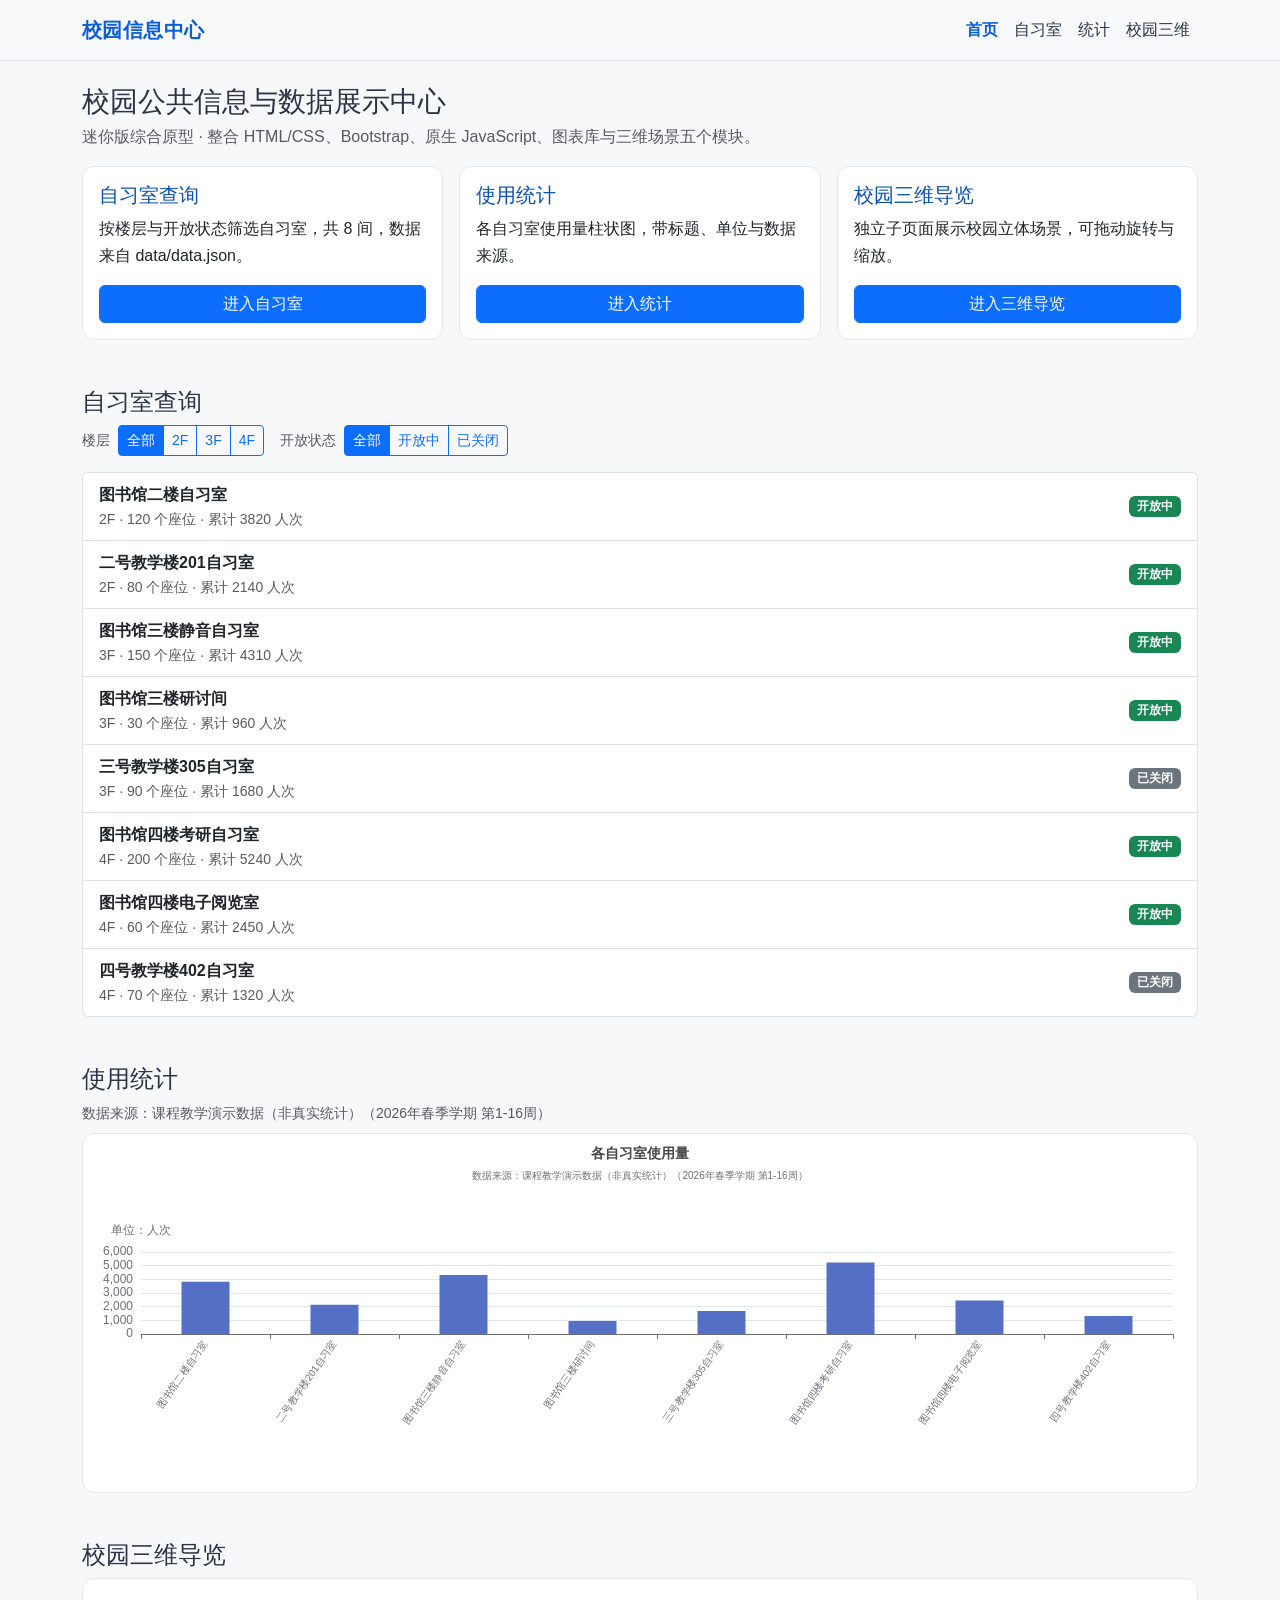
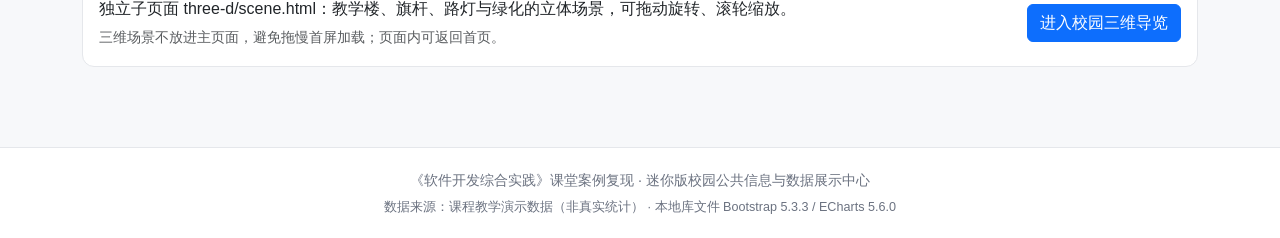
<file: integration/index.html>
<!DOCTYPE html>
<html lang="zh-CN">
<head>
  <meta charset="UTF-8">
  <meta name="viewport" content="width=device-width, initial-scale=1.0">
  <title>校园公共信息与数据展示中心 · 迷你版</title>
  <!-- 空 data: 图标：避免浏览器自动请求 favicon.ico 而在 Console 留下 404 -->
  <link rel="icon" href="data:,">
  <!-- 库在前：Bootstrap 5.3.3 样式（本地文件，断网也能正常显示） -->
  <link rel="stylesheet" href="libs/bootstrap.min.css">
  <!-- 自己的样式在 Bootstrap 之后引入，保证能覆盖 -->
  <link rel="stylesheet" href="css/style.css">
</head>
<body>
  <!-- ========== 统一入口：导航栏（四个模块入口） ========== -->
  <nav class="navbar navbar-expand-md bg-body-tertiary border-bottom sticky-top" aria-label="主导航">
    <div class="container">
      <a class="navbar-brand fw-semibold" href="index.html">校园信息中心</a>

      <!-- 窄屏折叠按钮：由 Bootstrap 的 Collapse 插件控制 -->
      <button class="navbar-toggler" type="button"
              data-bs-toggle="collapse" data-bs-target="#mainNav"
              aria-controls="mainNav" aria-expanded="false" aria-label="展开或收起导航">
        <span class="navbar-toggler-icon"></span>
      </button>

      <div class="collapse navbar-collapse" id="mainNav">
        <ul class="navbar-nav ms-auto">
          <li class="nav-item"><a class="nav-link active" aria-current="page" href="#home">首页</a></li>
          <li class="nav-item"><a class="nav-link" href="#study-room">自习室</a></li>
          <li class="nav-item"><a class="nav-link" href="#stats">统计</a></li>
          <li class="nav-item"><a class="nav-link" href="three-d/scene.html">校园三维</a></li>
        </ul>
      </div>
    </div>
  </nav>

  <main class="container py-4">
    <!-- ========== 模块一：首页（Bootstrap 栅格卡片） ========== -->
    <section id="home" class="mb-5">
      <h1 class="h3 mb-1">校园公共信息与数据展示中心</h1>
      <p class="text-muted">
        迷你版综合原型 · 整合 HTML/CSS、Bootstrap、原生 JavaScript、图表库与三维场景五个模块。
      </p>

      <div class="row g-3">
        <div class="col-md-6 col-lg-4">
          <div class="card h-100">
            <div class="card-body d-flex flex-column">
              <h2 class="card-title h5">自习室查询</h2>
              <p class="card-text">按楼层与开放状态筛选自习室，共 8 间，数据来自 data/data.json。</p>
              <a href="#study-room" class="btn btn-primary mt-auto">进入自习室</a>
            </div>
          </div>
        </div>
        <div class="col-md-6 col-lg-4">
          <div class="card h-100">
            <div class="card-body d-flex flex-column">
              <h2 class="card-title h5">使用统计</h2>
              <p class="card-text">各自习室使用量柱状图，带标题、单位与数据来源。</p>
              <a href="#stats" class="btn btn-primary mt-auto">进入统计</a>
            </div>
          </div>
        </div>
        <div class="col-md-6 col-lg-4">
          <div class="card h-100">
            <div class="card-body d-flex flex-column">
              <h2 class="card-title h5">校园三维导览</h2>
              <p class="card-text">独立子页面展示校园立体场景，可拖动旋转与缩放。</p>
              <a href="three-d/scene.html" class="btn btn-primary mt-auto">进入三维导览</a>
            </div>
          </div>
        </div>
      </div>
    </section>

    <!-- ========== 模块二：自习室查询（按楼层 / 开放状态筛选） ========== -->
    <section id="study-room" class="mb-5">
      <h2 class="h4">自习室查询</h2>

      <!-- 数据的三种状态（加载中 / 空数据 / 加载失败）都显示在这里，读屏软件也会播报 -->
      <p id="status" class="alert alert-warning" role="status" aria-live="polite" hidden></p>

      <div id="study-filters" class="d-flex flex-wrap gap-2 align-items-center mb-3">
        <span class="text-muted small">楼层</span>
        <div class="btn-group btn-group-sm" role="group" aria-label="按楼层筛选">
          <button type="button" class="btn btn-outline-primary active" aria-pressed="true" data-group="floor" data-filter="全部">全部</button>
          <button type="button" class="btn btn-outline-primary" aria-pressed="false" data-group="floor" data-filter="2F">2F</button>
          <button type="button" class="btn btn-outline-primary" aria-pressed="false" data-group="floor" data-filter="3F">3F</button>
          <button type="button" class="btn btn-outline-primary" aria-pressed="false" data-group="floor" data-filter="4F">4F</button>
        </div>
        <span class="text-muted small ms-2">开放状态</span>
        <div class="btn-group btn-group-sm" role="group" aria-label="按开放状态筛选">
          <button type="button" class="btn btn-outline-primary active" aria-pressed="true" data-group="status" data-filter="全部">全部</button>
          <button type="button" class="btn btn-outline-primary" aria-pressed="false" data-group="status" data-filter="开放中">开放中</button>
          <button type="button" class="btn btn-outline-primary" aria-pressed="false" data-group="status" data-filter="已关闭">已关闭</button>
        </div>
      </div>

      <ul id="study-list" class="list-group"></ul>
    </section>

    <!-- ========== 模块三：使用统计（ECharts 柱状图） ========== -->
    <section id="stats" class="mb-5">
      <h2 class="h4">使用统计</h2>
      <p id="data-source" class="text-muted small mb-2" hidden></p>
      <div id="usage-chart" class="chart-box" role="img"
           aria-label="各自习室使用量柱状图：横轴为自习室名称，纵轴为使用人次"></div>
    </section>

    <!-- ========== 模块四：校园三维（独立子页面，不拖慢主页面） ========== -->
    <section id="three-d" class="mb-5">
      <h2 class="h4">校园三维导览</h2>
      <div class="card">
        <div class="card-body d-flex flex-column flex-md-row justify-content-between align-items-md-center gap-3">
          <div>
            <p class="mb-1">独立子页面 three-d/scene.html：教学楼、旗杆、路灯与绿化的立体场景，可拖动旋转、滚轮缩放。</p>
            <p class="mb-0 text-muted small">三维场景不放进主页面，避免拖慢首屏加载；页面内可返回首页。</p>
          </div>
          <a class="btn btn-primary flex-shrink-0" href="three-d/scene.html">进入校园三维导览</a>
        </div>
      </div>
    </section>
  </main>

  <footer class="site-footer">
    <div class="container">
      <p class="mb-1">《软件开发综合实践》课堂案例复现 · 迷你版校园公共信息与数据展示中心</p>
      <p class="mb-0 small">数据来源：课程教学演示数据（非真实统计） · 本地库文件 Bootstrap 5.3.3 / ECharts 5.6.0</p>
    </div>
  </footer>

  <!-- 库在前，自己的代码在后：Bootstrap 与 ECharts 都用本地文件，版本号见 README -->
  <script src="libs/bootstrap.bundle.min.js"></script>
  <script src="libs/echarts.min.js"></script>
  <script src="js/app.js"></script>
</body>
</html>
</file>
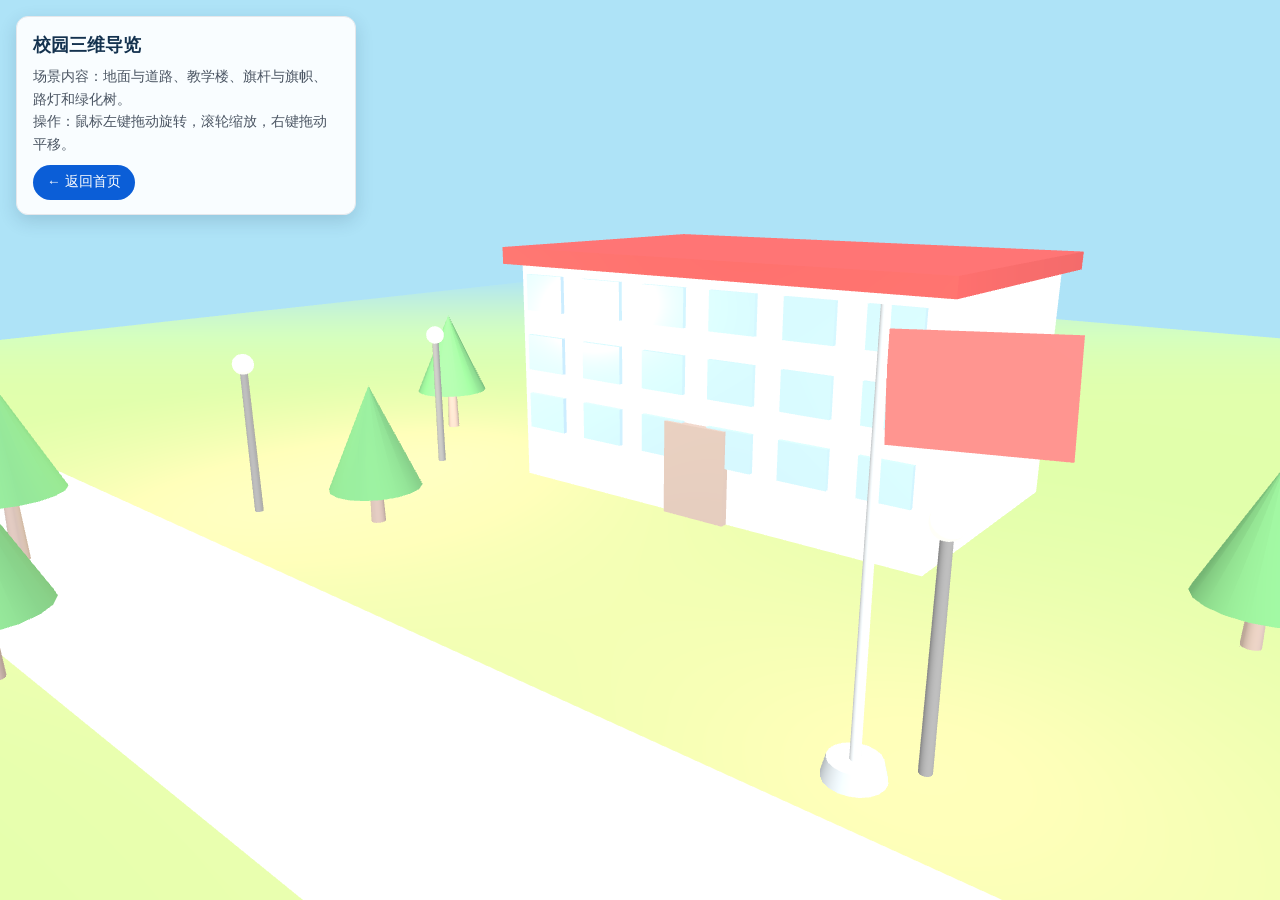
<file: integration/three-d/scene.html>
<!DOCTYPE html>
<html lang="zh-CN">
<head>
  <meta charset="UTF-8">
  <meta name="viewport" content="width=device-width, initial-scale=1.0">
  <title>校园三维导览 · 校园公共信息与数据展示中心</title>
  <link rel="icon" href="data:,">
  <style>
    /* 三维页是独立子页面：只放场景与一层悬浮说明，样式就地写，不引入主页面的 CSS */
    * { box-sizing: border-box; }
    html, body { margin: 0; height: 100%; }
    body {
      font-family: "Microsoft YaHei", "PingFang SC", "Segoe UI", Arial, sans-serif;
      background: #aee3f7;
      overflow: hidden;
    }
    #scene-root { position: fixed; inset: 0; }
    #scene-root canvas { display: block; }

    #hud {
      position: fixed;
      top: 16px;
      left: 16px;
      max-width: min(340px, calc(100vw - 32px));
      background: rgba(255, 255, 255, 0.92);
      border: 1px solid #e5e7eb;
      border-radius: 12px;
      padding: 14px 16px;
      box-shadow: 0 6px 18px rgba(20, 50, 79, 0.16);
      line-height: 1.65;
    }
    #hud h1 { margin: 0 0 6px; font-size: 1.1rem; color: #14324f; }
    #hud p { margin: 0 0 8px; font-size: 0.86rem; color: #4b5563; }
    #hud .back {
      display: inline-block;
      padding: 6px 14px;
      border-radius: 999px;
      background: #0b5ed7;
      color: #fff;
      text-decoration: none;
      font-size: 0.86rem;
    }
    #hud .back:hover { background: #0a4fb5; }
    #scene-status {
      margin: 8px 0 0;
      padding: 8px 10px;
      border-radius: 8px;
      background: #fdecea;
      color: #b3261e;
      font-size: 0.82rem;
    }
    :focus-visible { outline: 2px solid #0b5ed7; outline-offset: 2px; }
  </style>
</head>
<body>
  <!-- 场景画布挂载点；由 scene.js 往里插入 canvas -->
  <div id="scene-root"></div>

  <div id="hud">
    <h1>校园三维导览</h1>
    <p>
      场景内容：地面与道路、教学楼、旗杆与旗帜、路灯和绿化树。<br>
      操作：鼠标左键拖动旋转，滚轮缩放，右键拖动平移。
    </p>
    <a class="back" href="../index.html">← 返回首页</a>
    <p id="scene-status" role="status" aria-live="polite" hidden></p>
  </div>

  <noscript>
    <p style="position:fixed;bottom:16px;left:16px;background:#fff;padding:10px 14px;border-radius:8px;">
      当前浏览器关闭了 JavaScript，无法显示三维场景。请直接返回首页浏览其它模块。
    </p>
  </noscript>

  <!-- 库在前，自己的代码在后：三维库与控制器都来自课堂七 -->
  <script src="../libs/three.min.js"></script>
  <script src="../libs/OrbitControls.js"></script>
  <script src="scene.js"></script>
</body>
</html>
</file>
<file: integration/css/style.css>
/* 校园公共信息与数据展示中心 · 迷你版 —— 自定义样式
   引入顺序：Bootstrap 5.3.3 之后引入本文件，才能覆盖框架默认样式。 */

/* ---------- 全局 ---------- */
:root {
  --brand: #0b5ed7;          /* 主色（与 Bootstrap primary 呼应） */
  --brand-dark: #0a4fb5;
  --ink: #2b3445;            /* 正文 */
  --muted: #6b7280;          /* 次要文字 */
  --line: #e5e7eb;           /* 分隔线 */
  --paper: #f7f8fa;          /* 页面底色 */
}

body {
  background-color: var(--paper);
  color: var(--ink);
  font-family: "Microsoft YaHei", "PingFang SC", "Segoe UI", Arial, sans-serif;
  line-height: 1.7;
}

/* 锚点跳转时给吸顶导航留出空间，避免标题被导航遮住 */
section[id] {
  scroll-margin-top: 5rem;
}

/* ---------- 导航 ---------- */
.navbar-brand {
  color: var(--brand);
  letter-spacing: 0.02em;
}

.navbar .nav-link {
  color: var(--ink);
}

.navbar .nav-link:hover {
  color: var(--brand);
}

/* 当前所在模块高亮：低成本、高效果的整合感来源 */
.navbar .nav-link.active {
  color: var(--brand);
  font-weight: 600;
}

/* ---------- 卡片 ---------- */
.card {
  border: 1px solid var(--line);
  border-radius: 12px;
  transition: box-shadow 0.2s ease, transform 0.2s ease;
}

.card:hover {
  transform: translateY(-3px);
  box-shadow: 0 6px 16px rgba(11, 94, 215, 0.16);
}

.card .card-title {
  color: var(--brand-dark);
}

/* ---------- 占位区（骨架阶段的临时内容） ---------- */
.placeholder-note {
  background-color: #fff;
  border: 1px dashed var(--line);
  border-left: 4px solid var(--brand);
  border-radius: 8px;
  padding: 14px 16px;
}

/* ---------- 图表容器：不给高度图表就不显示 ---------- */
.chart-box {
  height: 360px;
  background-color: #fff;
  border: 1px solid var(--line);
  border-radius: 12px;
  padding: 8px;
}

/* ---------- 页脚 ---------- */
.site-footer {
  background-color: #fff;
  border-top: 1px solid var(--line);
  color: var(--muted);
  text-align: center;
  padding: 20px 0;
  margin-top: 8px;
  font-size: 0.9rem;
}
</file>
